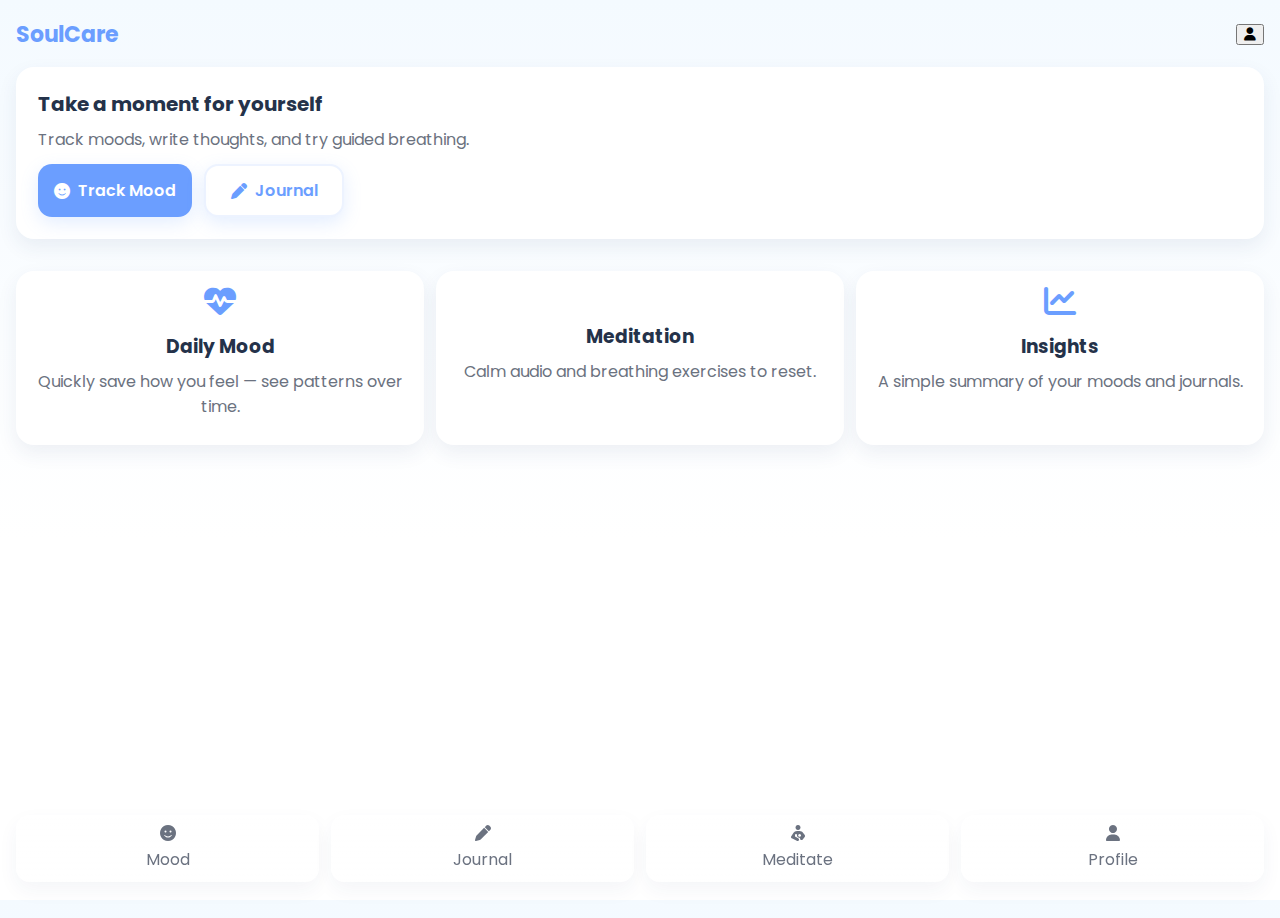
<file: index.html>
<!doctype html>
<html lang="en">
<head>
  <meta charset="utf-8" />
  <meta name="viewport" content="width=device-width,initial-scale=1" />
  <title>SoulCare — Mental Wellness</title>

  <!-- Google Font -->
  <link href="https://fonts.googleapis.com/css2?family=Poppins:wght@300;400;600;700&display=swap" rel="stylesheet">

  <!-- Font Awesome -->
  <link rel="stylesheet" href="https://cdnjs.cloudflare.com/ajax/libs/font-awesome/6.5.0/css/all.min.css">

  <link rel="stylesheet" href="style.css" />
</head>
<body>
  <main class="page page-home">
    <header class="topbar">
      <h1 class="brand">SoulCare</h1>
      <button class="icon-btn" onclick="location.href='profile.html'">
        <i class="fa-solid fa-user"></i>
      </button>
    </header>

    <section class="hero card">
      <h2>Take a moment for yourself</h2>
      <p class="muted">Track moods, write thoughts, and try guided breathing.</p>
      <div class="hero-actions">
        <a class="big-btn" href="mood.html"><i class="fa-solid fa-face-smile"></i> Track Mood</a>
        <a class="big-btn ghost" href="journal.html"><i class="fa-solid fa-pen"></i> Journal</a>
      </div>
    </section>

    <section class="features">
      <div class="feature card">
        <i class="fa-solid fa-heart-pulse fa-2x accent"></i>
        <h3>Daily Mood</h3>
        <p class="muted">Quickly save how you feel — see patterns over time.</p>
      </div>

      <div class="feature card">
        <i class="fa-solid fa-cloud-music fa-2x accent"></i>
        <h3>Meditation</h3>
        <p class="muted">Calm audio and breathing exercises to reset.</p>
      </div>

      <div class="feature card">
        <i class="fa-solid fa-chart-line fa-2x accent"></i>
        <h3>Insights</h3>
        <p class="muted">A simple summary of your moods and journals.</p>
      </div>
    </section>

    <nav class="bottom-nav">
      <a href="mood.html"><i class="fa-solid fa-face-smile"></i><span>Mood</span></a>
      <a href="journal.html"><i class="fa-solid fa-pen"></i><span>Journal</span></a>
      <a href="meditation.html"><i class="fa-solid fa-person-breastfeeding"></i><span>Meditate</span></a>
      <a href="profile.html"><i class="fa-solid fa-user"></i><span>Profile</span></a>
    </nav>
  </main>

  <script src="script.js"></script>
</body>
</html>
</file>
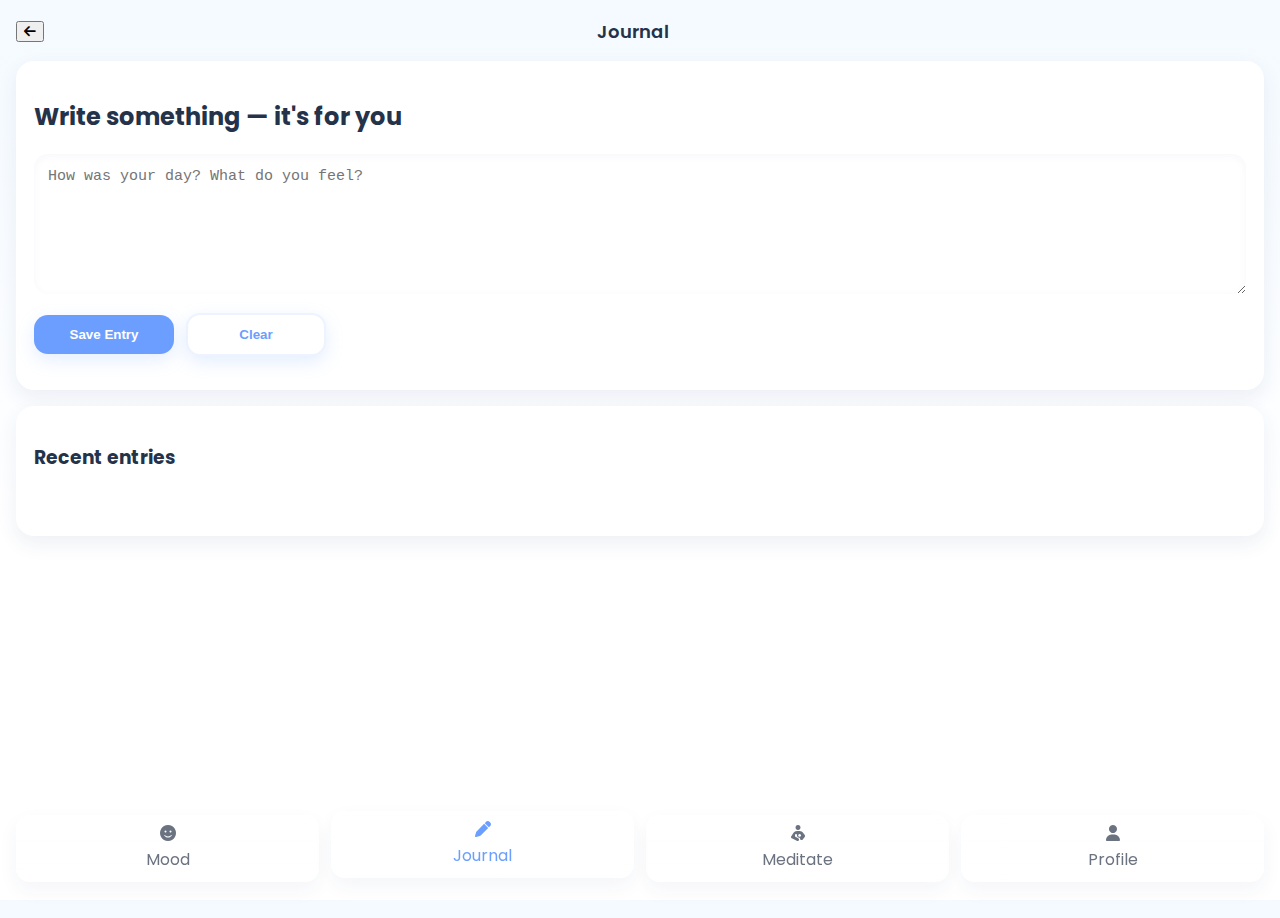
<file: journal.html>
<!doctype html>
<html lang="en">
<head>
  <meta charset="utf-8" />
  <meta name="viewport" content="width=device-width,initial-scale=1" />
  <title>Journal — SoulCare</title>
  <link href="https://fonts.googleapis.com/css2?family=Poppins:wght@300;400;600;700&display=swap" rel="stylesheet">
  <link rel="stylesheet" href="https://cdnjs.cloudflare.com/ajax/libs/font-awesome/6.5.0/css/all.min.css">
  <link rel="stylesheet" href="style.css" />
</head>
<body>
  <main class="page">
    <header class="topbar">
      <button class="icon-btn" onclick="history.back()"><i class="fa-solid fa-arrow-left"></i></button>
      <h1 class="brand-sm">Journal</h1>
      <div style="width:42px"></div>
    </header>

    <section class="card journal-card">
      <h2>Write something — it's for you</h2>
      <textarea id="journalText" placeholder="How was your day? What do you feel?"></textarea>
      <div class="row">
        <button class="big-btn" onclick="saveJournal()">Save Entry</button>
        <button class="big-btn ghost" onclick="clearJournalField()">Clear</button>
      </div>
      <p id="journalSaved" class="toast"></p>
    </section>

    <section class="card history-card">
      <h3>Recent entries</h3>
      <ul id="journalList" class="history-list"></ul>
    </section>

    <nav class="bottom-nav">
      <a href="mood.html"><i class="fa-solid fa-face-smile"></i><span>Mood</span></a>
      <a href="journal.html" class="active"><i class="fa-solid fa-pen"></i><span>Journal</span></a>
      <a href="meditation.html"><i class="fa-solid fa-person-breastfeeding"></i><span>Meditate</span></a>
      <a href="profile.html"><i class="fa-solid fa-user"></i><span>Profile</span></a>
    </nav>
  </main>

  <script src="script.js"></script>
</body>
</html>
</file>
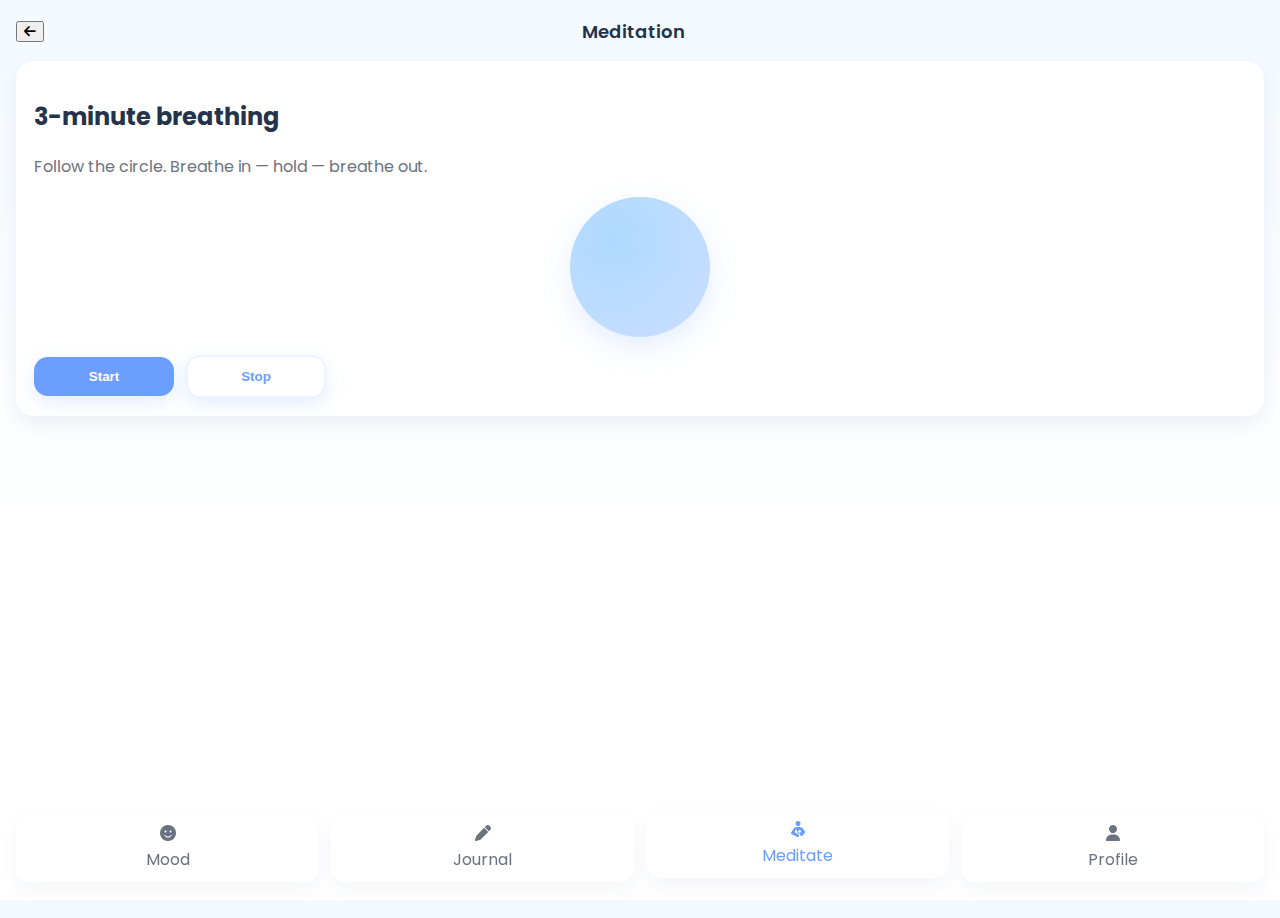
<file: meditation.html>
<!doctype html>
<html lang="en">
<head>
  <meta charset="utf-8" />
  <meta name="viewport" content="width=device-width,initial-scale=1" />
  <title>Meditation — SoulCare</title>
  <link href="https://fonts.googleapis.com/css2?family=Poppins:wght@300;400;600;700&display=swap" rel="stylesheet">
  <link rel="stylesheet" href="https://cdnjs.cloudflare.com/ajax/libs/font-awesome/6.5.0/css/all.min.css">
  <link rel="stylesheet" href="style.css" />
</head>
<body>
  <main class="page">
    <header class="topbar">
      <button class="icon-btn" onclick="history.back()"><i class="fa-solid fa-arrow-left"></i></button>
      <h1 class="brand-sm">Meditation</h1>
      <div style="width:42px"></div>
    </header>

    <section class="card med-card">
      <h2>3-minute breathing</h2>
      <p class="muted">Follow the circle. Breathe in — hold — breathe out.</p>

      <div class="breath-circle" id="breathCircle"></div>

      <div class="row">
        <button class="big-btn" id="startMedit">Start</button>
        <button class="big-btn ghost" id="stopMedit">Stop</button>
      </div>

      <audio id="medAudio" loop>
        <source src="https://www.fesliyanstudios.com/play-mp3/387" type="audio/mpeg">
      </audio>
    </section>

    <nav class="bottom-nav">
      <a href="mood.html"><i class="fa-solid fa-face-smile"></i><span>Mood</span></a>
      <a href="journal.html"><i class="fa-solid fa-pen"></i><span>Journal</span></a>
      <a href="meditation.html" class="active"><i class="fa-solid fa-person-breastfeeding"></i><span>Meditate</span></a>
      <a href="profile.html"><i class="fa-solid fa-user"></i><span>Profile</span></a>
    </nav>
  </main>

  <script src="script.js"></script>
</body>
</html>
</file>
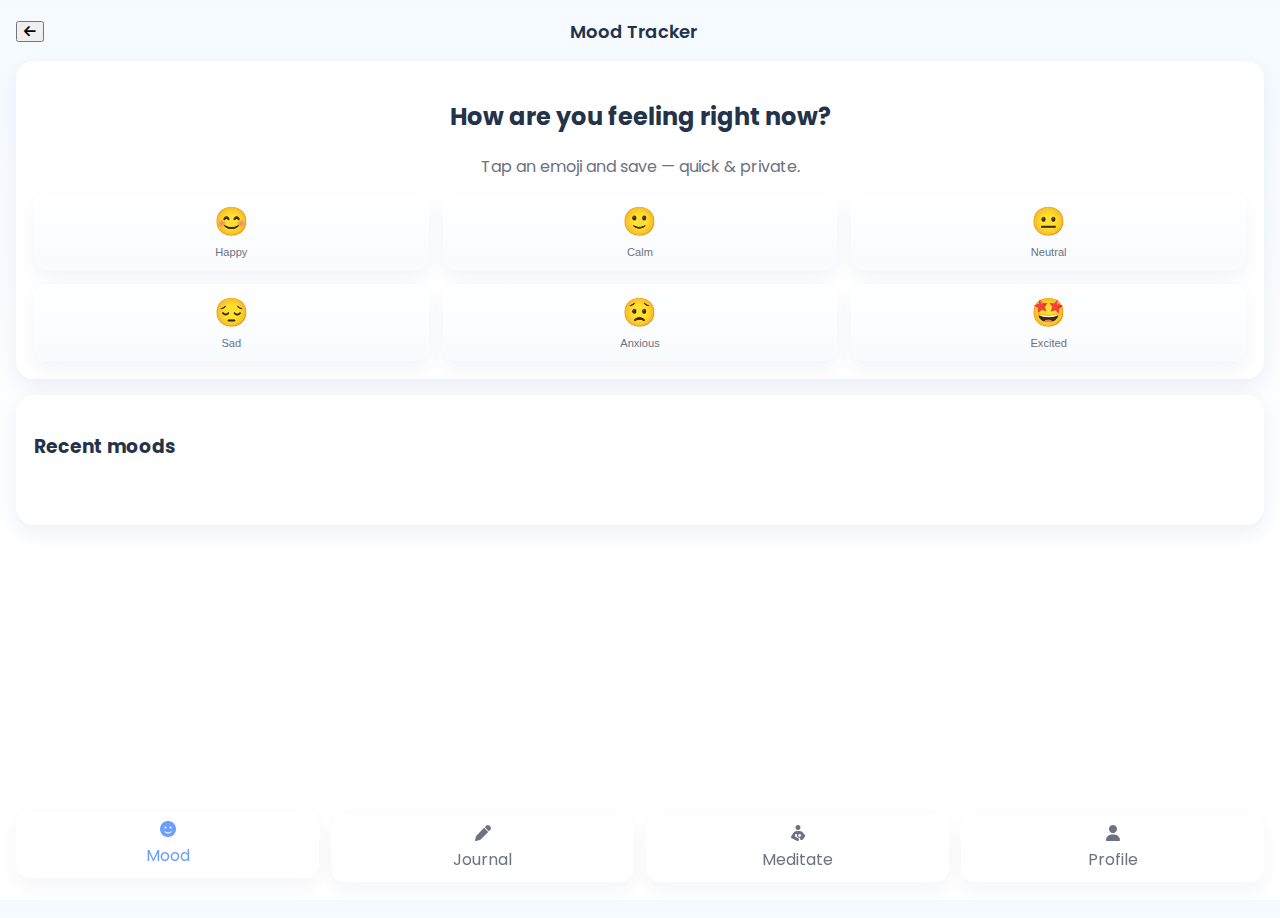
<file: mood.html>
<!doctype html>
<html lang="en">
<head>
  <meta charset="utf-8" />
  <meta name="viewport" content="width=device-width,initial-scale=1" />
  <title>Track Mood — SoulCare</title>
  <link href="https://fonts.googleapis.com/css2?family=Poppins:wght@300;400;600;700&display=swap" rel="stylesheet">
  <link rel="stylesheet" href="https://cdnjs.cloudflare.com/ajax/libs/font-awesome/6.5.0/css/all.min.css">
  <link rel="stylesheet" href="style.css" />
</head>
<body>
  <main class="page">
    <header class="topbar">
      <button class="icon-btn" onclick="history.back()"><i class="fa-solid fa-arrow-left"></i></button>
      <h1 class="brand-sm">Mood Tracker</h1>
      <div style="width:42px"></div>
    </header>

    <section class="card mood-card">
      <h2>How are you feeling right now?</h2>
      <p class="muted">Tap an emoji and save — quick & private.</p>

      <div class="mood-grid">
        <button class="mood-btn" onclick="saveMood('Happy','😊')"><span class="emo">😊</span><small>Happy</small></button>
        <button class="mood-btn" onclick="saveMood('Calm','🙂')"><span class="emo">🙂</span><small>Calm</small></button>
        <button class="mood-btn" onclick="saveMood('Neutral','😐')"><span class="emo">😐</span><small>Neutral</small></button>
        <button class="mood-btn" onclick="saveMood('Sad','😔')"><span class="emo">😔</span><small>Sad</small></button>
        <button class="mood-btn" onclick="saveMood('Anxious','😟')"><span class="emo">😟</span><small>Anxious</small></button>
        <button class="mood-btn" onclick="saveMood('Excited','🤩')"><span class="emo">🤩</span><small>Excited</small></button>
      </div>

      <div id="moodSaved" class="toast"></div>
    </section>

    <section class="card history-card">
      <h3>Recent moods</h3>
      <ul id="moodList" class="history-list"></ul>
    </section>

    <nav class="bottom-nav">
      <a href="mood.html" class="active"><i class="fa-solid fa-face-smile"></i><span>Mood</span></a>
      <a href="journal.html"><i class="fa-solid fa-pen"></i><span>Journal</span></a>
      <a href="meditation.html"><i class="fa-solid fa-person-breastfeeding"></i><span>Meditate</span></a>
      <a href="profile.html"><i class="fa-solid fa-user"></i><span>Profile</span></a>
    </nav>
  </main>

  <script src="script.js"></script>
</body>
</html>
</file>
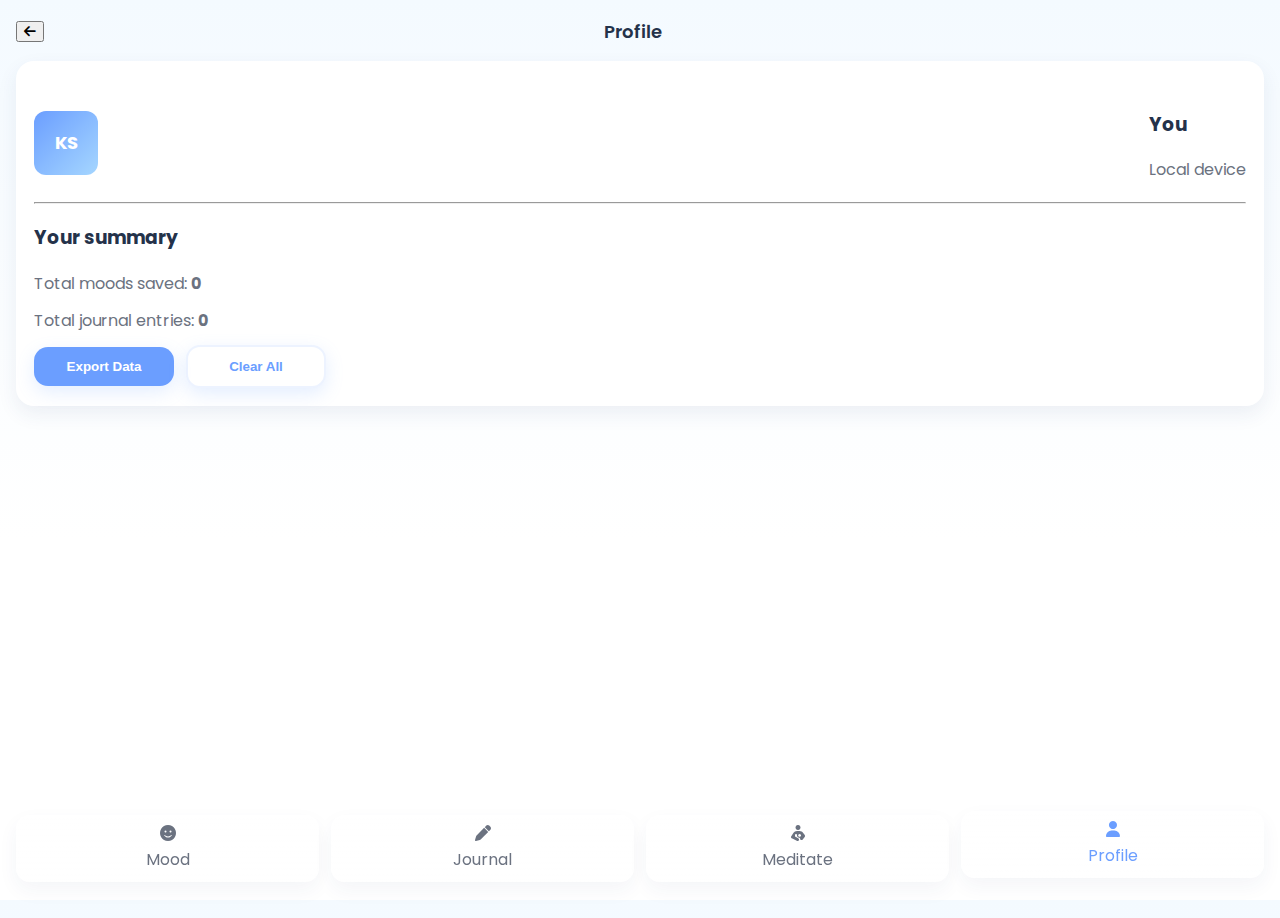
<file: profile.html>
<!doctype html>
<html lang="en">
<head>
  <meta charset="utf-8" />
  <meta name="viewport" content="width=device-width,initial-scale=1" />
  <title>Profile — SoulCare</title>
  <link href="https://fonts.googleapis.com/css2?family=Poppins:wght@300;400;600;700&display=swap" rel="stylesheet">
  <link rel="stylesheet" href="https://cdnjs.cloudflare.com/ajax/libs/font-awesome/6.5.0/css/all.min.css">
  <link rel="stylesheet" href="style.css" />
</head>
<body>
  <main class="page">
    <header class="topbar">
      <button class="icon-btn" onclick="history.back()"><i class="fa-solid fa-arrow-left"></i></button>
      <h1 class="brand-sm">Profile</h1>
      <div style="width:42px"></div>
    </header>

    <section class="card profile-card">
      <div class="row spaced">
        <div>
          <div class="avatar">KS</div>
        </div>

        <div style="text-align:left">
          <h3 id="userName">You</h3>
          <p class="muted small" id="userEmail">Local device</p>
        </div>
      </div>

      <hr />

      <h3>Your summary</h3>
      <p class="muted">Total moods saved: <strong id="totalMoods">0</strong></p>
      <p class="muted">Total journal entries: <strong id="totalJournal">0</strong></p>

      <div class="row">
        <button class="big-btn" onclick="exportData()">Export Data</button>
        <button class="big-btn ghost" onclick="clearAllData()">Clear All</button>
      </div>
    </section>

    <nav class="bottom-nav">
      <a href="mood.html"><i class="fa-solid fa-face-smile"></i><span>Mood</span></a>
      <a href="journal.html"><i class="fa-solid fa-pen"></i><span>Journal</span></a>
      <a href="meditation.html"><i class="fa-solid fa-person-breastfeeding"></i><span>Meditate</span></a>
      <a href="profile.html" class="active"><i class="fa-solid fa-user"></i><span>Profile</span></a>
    </nav>
  </main>

  <script src="script.js"></script>
</body>
</html>
</file>
<file: style.css>
/* THEME - pastel palette chosen to match your Canva:
   Primary: #6B9EFF (blue)
   Accent:  #A5D6FF (light)
   BG:      #F4FAFF
   Text:    #24324a
*/

:root{
  --primary: #6B9EFF;
  --accent:  #A5D6FF;
  --bg:      #F4FAFF;
  --card:    #ffffff;
  --text:    #24324a;
  --muted:   #6b7280;
  --radius: 18px;
  --shadow:  0 8px 20px rgba(37,63,120,0.08);
}

*{box-sizing:border-box}
html,body{height:100%}
body{
  margin:0;
  font-family: "Poppins", sans-serif;
  background: linear-gradient(180deg,var(--bg),#ffffff 60%);
  color:var(--text);
  -webkit-font-smoothing:antialiased;
  -moz-osx-font-smoothing:grayscale;
  -webkit-tap-highlight-color: transparent;
}

/* page container */
.page{min-height:100vh; padding-bottom:80px; padding-left:16px; padding-right:16px;}
.topbar{
  display:flex; align-items:center; justify-content:space-between;
  margin-top:18px;
}
.brand{font-size:22px; margin:0; color:var(--primary); font-weight:700}
.brand-sm{font-size:18px; margin:0; font-weight:600}

/* Cards */
.card{
  background:var(--card);
  border-radius:var(--radius);
  padding:18px;
  box-shadow:var(--shadow);
  margin:16px 0;
  transition:transform .25s ease, box-shadow .25s ease;
}
.card:hover{transform:translateY(-4px)}

/* hero */
.hero{padding:22px; text-align:left}
.hero h2{margin:0 0 8px 0; font-size:20px}
.muted{color:var(--muted); margin:6px 0 12px 0}
.hero-actions{display:flex; gap:12px; margin-top:12px}
.big-btn{
  background:var(--primary);
  color:white;
  padding:12px 16px;
  border-radius:14px;
  border:none;
  min-width:140px;
  box-shadow:0 6px 18px rgba(107,158,255,0.18);
  font-weight:600;
  display:inline-flex; gap:8px; align-items:center; justify-content:center;
  cursor:pointer;
  transition:transform .18s ease, box-shadow .18s ease;
  text-decoration:none;
}
.big-btn:hover{transform:translateY(-4px); box-shadow:0 12px 30px rgba(107,158,255,0.22)}
.big-btn.ghost{background:transparent; color:var(--primary); border:2px solid rgba(107,158,255,0.12)}

/* features grid */
.features{display:grid; grid-template-columns:repeat(3,1fr); gap:12px; margin-top:8px}
.feature{padding:14px; text-align:center}
.feature h3{margin:12px 0 8px 0}
.feature .accent{color:var(--primary)}

/* bottom-nav */
.bottom-nav{
  position:fixed; left:16px; right:16px; bottom:18px;
  display:flex; gap:12px; background:transparent; justify-content:space-between;
  z-index:40;
}
.bottom-nav a{
  flex:1; background:linear-gradient(180deg,rgba(255,255,255,0.9),rgba(255,255,255,0.95));
  border-radius:14px; padding:10px 6px; text-decoration:none; color:var(--muted);
  display:flex; flex-direction:column; align-items:center; gap:6px; justify-content:center;
  box-shadow:0 8px 20px rgba(37,63,120,0.05); transition:transform .12s ease;
}
.bottom-nav a.active{color:var(--primary); transform:translateY(-4px)}

/* mood page */
.mood-card{text-align:center}
.mood-grid{display:grid; grid-template-columns:repeat(3,1fr); gap:14px; margin-top:14px}
.mood-btn{
  border:none; background:linear-gradient(180deg,#fff,#f8fbff); padding:12px; border-radius:14px;
  box-shadow:0 8px 18px rgba(37,63,120,0.06); display:flex; flex-direction:column; align-items:center; gap:8px;
  cursor:pointer; transform-origin:center; transition:transform .18s ease, box-shadow .18s ease;
}
.mood-btn .emo{font-size:28px}
.mood-btn small{color:var(--muted)}
.mood-btn:hover{transform:translateY(-6px); box-shadow:0 18px 40px rgba(37,63,120,0.08)}

/* history list */
.history-list{list-style:none; padding:10px 8px; margin:8px 0}
.history-list li{padding:8px 10px; border-radius:12px; margin-bottom:8px; background:linear-gradient(90deg,#f8fbff,#ffffff); display:flex; justify-content:space-between; align-items:center; font-size:14px}

/* journal */
textarea{width:100%; min-height:140px; resize:vertical; border-radius:14px; padding:14px; border:none; outline:none; box-shadow:inset 0 2px 8px rgba(37,63,120,0.04); font-size:15px}

/* profile */
.avatar{width:64px;height:64px;border-radius:12px;background:linear-gradient(135deg,var(--primary),var(--accent)); color:white; display:flex; align-items:center; justify-content:center; font-weight:700; font-size:18px}
.row{display:flex; gap:12px; margin-top:12px; align-items:center}
.row.spaced{display:flex; justify-content:space-between; align-items:center}

/* breathing circle */
.breath-circle{
  margin:18px auto;
  width:140px; height:140px; border-radius:50%;
  background:radial-gradient(circle at 30% 30%, rgba(165,214,255,0.9), rgba(107,158,255,0.35));
  box-shadow:0 10px 30px rgba(107,158,255,0.18);
  transform-origin:center;
}

/* toast */
.toast{opacity:0; transform:translateY(8px); transition:all .28s ease; color:var(--primary); font-weight:600}
.toast.show{opacity:1; transform:translateY(0)}

/* small screens */
@media (max-width:820px){
  .features{grid-template-columns:repeat(2,1fr)}
}
@media (max-width:480px){
  .features{grid-template-columns:1fr}
  .hero-actions{flex-direction:column}
  .mood-grid{grid-template-columns:repeat(3,1fr)}
}
</file>
